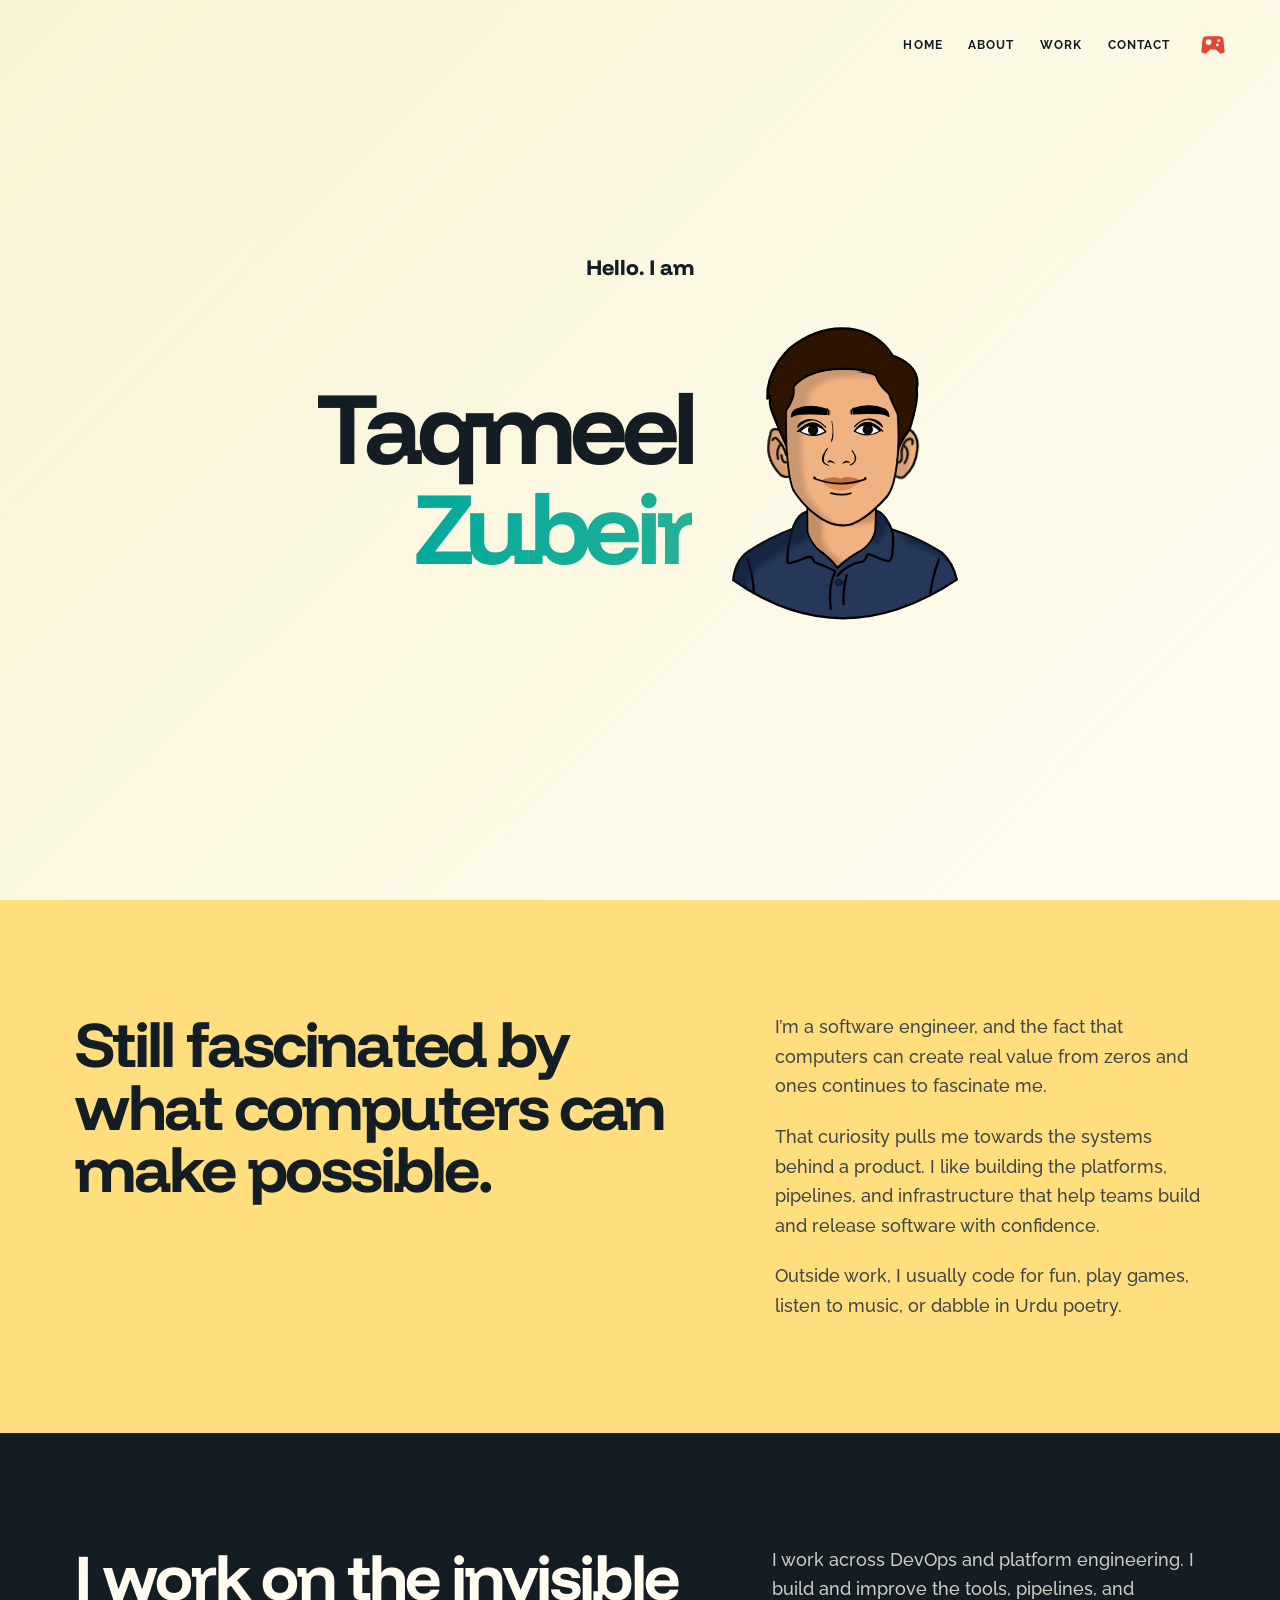
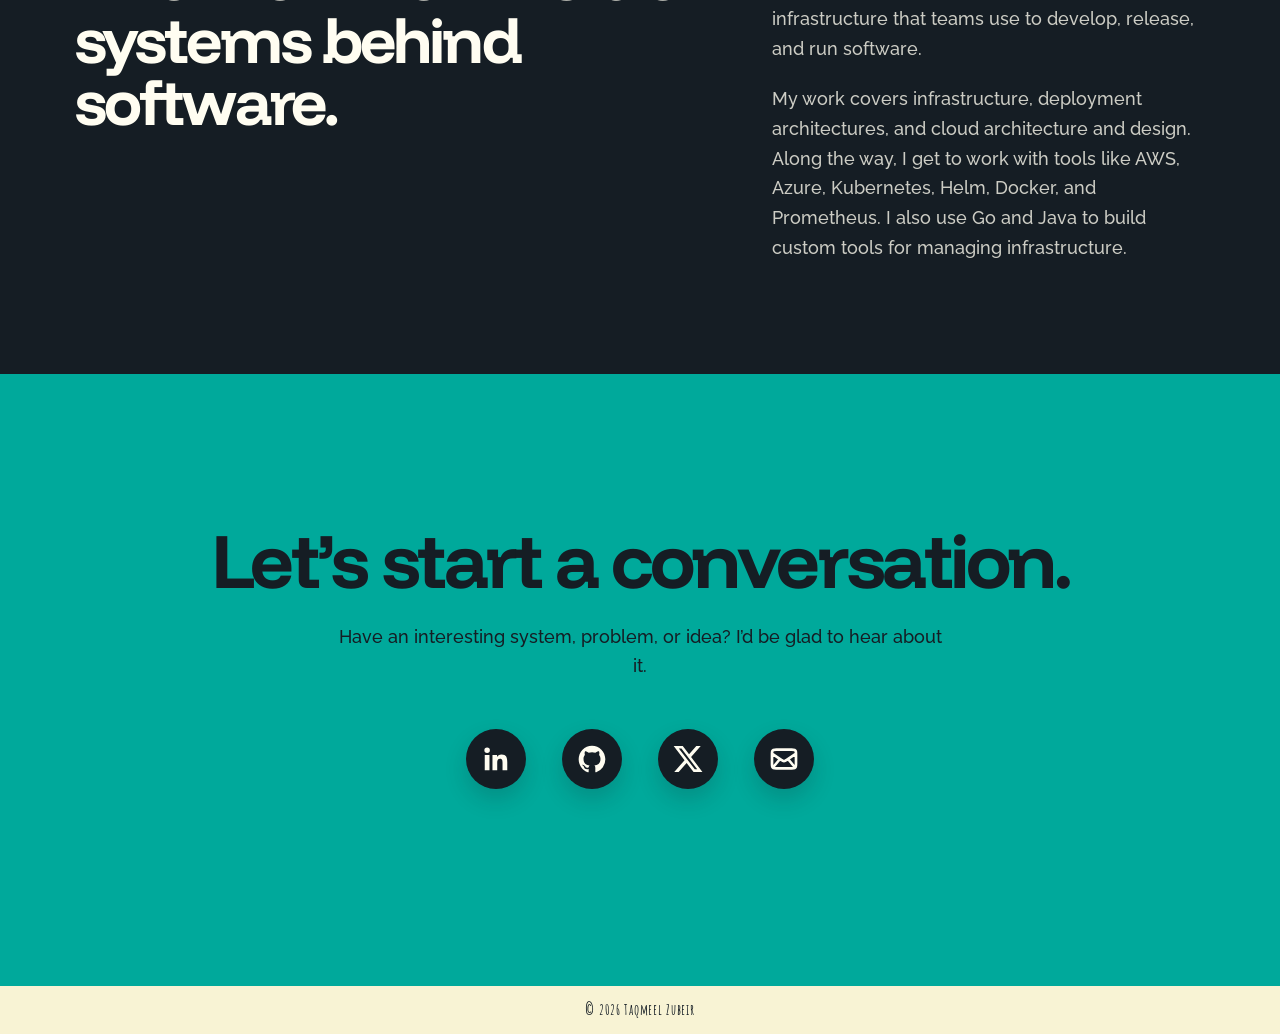
<file: src/index.html>
<!DOCTYPE html>
<html lang="en">

<head>
    <meta charset="UTF-8">
    <meta name="viewport" content="width=device-width, initial-scale=1.0">
    <meta name="description" content="Software engineer passionate about creating value through code.">
    <meta name="keywords" content="Taqmeel Zubeir, Software Engineer, Developer, DevOps Engineer, Platform Engineer">
    <meta name="author" content="Taqmeel Zubeir">
    <title>Taqmeel Zubeir</title>

    <link rel="icon" type="image/svg+xml" href="favicon.svg">
    <link rel="preload" href="css/style.css" as="style">
    <link rel="stylesheet" href="css/style.css">
    <link rel="canonical" href="https://taqmeelzube.ir">
    <link rel="preconnect" href="https://fonts.googleapis.com">
    <link rel="preconnect" href="https://fonts.gstatic.com" crossorigin>
    <link href="https://fonts.googleapis.com/css2?family=Amatic+SC:wght@700&family=Funnel+Display:wght@800&family=Raleway:wght@100..900&display=swap" rel="stylesheet">

    <script type="application/ld+json">
        {
        "@context": "https://schema.org/",
        "@type": "Person",
        "name": "Taqmeel Zubeir",
        "url": "https://taqmeelzube.ir",
        "image": "",
        "sameAs": [
            "https://www.linkedin.com/in/taqmeel-zubeir",
            "https://in.linkedin.com/in/taqmeel-zubeir",
            "https://github.com/z0o0p",
            "https://x.com/nottaqmeel"
        ],
        "jobTitle": "Software Engineer"
        }
    </script>
</head>

<body>
    <main>
        <section class="hero page-section" id="home" aria-labelledby="hero-title">
            <nav class="site-nav" aria-label="Navigation">
                <a class="site-nav-link" href="#home">Home</a>
                <a class="site-nav-link" href="#about">About</a>
                <a class="site-nav-link" href="#work">Work</a>
                <a class="site-nav-link" href="#contact">Contact</a>
                <button class="site-nav-link surprise-trigger" type="button" aria-haspopup="dialog" aria-label="Open Game" title="Feeling Bored?">
                    <img class="game-icon" src="assets/icons/game-controller.svg" alt="" width="28" height="28">
                </button>
            </nav>

            <div class="section-shell hero-layout">
                <p class="hero-greeting">Hello. I am</p>
                <div class="hero-main">
                    <div class="hero-copy">
                        <h1 id="hero-title">Taqmeel<br><span class="name-gradient">Zubeir</span></h1>
                    </div>
                    <div class="portrait-stage" id="portrait-stage">
                        <object class="portrait-object" id="portrait-object" data="assets/caricature.svg" type="image/svg+xml" role="img" aria-label="Taqmeel's caricature">Caricature of Taqmeel Zubeir</object>
                    </div>
                </div>
            </div>
        </section>

        <section class="about page-section" id="about" aria-labelledby="about-title">
            <div class="section-shell split-layout">
                <h2 id="about-title">Still fascinated by what computers can make possible.</h2>
                <div class="prose">
                    <p>I’m a software engineer, and the fact that computers can create real value from zeros and ones continues to fascinate me.</p>
                    <p>That curiosity pulls me towards the systems behind a product. I like building the platforms, pipelines, and infrastructure that help teams build and release software with confidence.</p>
                    <p>Outside work, I usually code for fun, play games, listen to music, or dabble in Urdu poetry.</p>
                </div>
            </div>
        </section>

        <section class="work page-section" id="work" aria-labelledby="work-title">
            <div class="section-shell work-layout">
                <h2 id="work-title">I work on the invisible systems behind software.</h2>
                <div class="work-copy">
                    <p>I work across DevOps and platform engineering. I build and improve the tools, pipelines, and infrastructure that teams use to develop, release, and run software.</p>
                    <p>My work covers infrastructure, deployment architectures, and cloud architecture and design. Along the way, I get to work with tools like AWS, Azure, Kubernetes, Helm, Docker, and Prometheus. I also use Go and Java to build custom tools for managing infrastructure.</p>
                </div>
            </div>
        </section>

        <section class="contact page-section" id="contact" aria-labelledby="contact-title">
            <div class="section-shell contact-layout">
                <h2 id="contact-title">Let’s start a conversation.</h2>
                <p>Have an interesting system, problem, or idea? I’d be glad to hear about it.</p>
                <div class="contact-links">
                    <a href="https://linkedin.com/in/taqmeel-zubeir" target="_blank" rel="noopener noreferrer" aria-label="Connect with me on LinkedIn">
                        <img src="assets/icons/linkedin.svg" alt="" width="32" height="32">
                    </a>
                    <a href="https://github.com/z0o0p" target="_blank" rel="noopener noreferrer" aria-label="View my GitHub profile">
                        <img src="assets/icons/github.svg" alt="" width="32" height="32">
                    </a>
                    <a href="https://x.com/nottaqmeel" target="_blank" rel="noopener noreferrer" aria-label="Follow me on X">
                        <img src="assets/icons/x.svg" alt="" width="32" height="32">
                    </a>
                    <a href="mailto:talk@taqmeelzube.ir" aria-label="Send me an email">
                        <img src="assets/icons/mail.svg" alt="" width="32" height="32">
                    </a>
                </div>
                <button class="mobile-game-cta surprise-trigger" type="button" aria-haspopup="dialog" aria-label="Open Game">
                    <img src="assets/icons/game-controller.svg" alt="" width="24" height="24">
                    <span>Or, play a game.</span>
                </button>
            </div>
        </section>
    </main>

    <footer>
        <p>© <span id="copyright-year"></span> Taqmeel Zubeir</p>
    </footer>

    <dialog class="game-dialog" id="game-dialog" aria-labelledby="game-title">
        <div class="game-panel">
            <button class="dialog-close" type="button" aria-label="Close game">×</button>
            <h2 id="game-title">Let's Play a Game.</h2>
            <p>It's a classic game of Tic-Tac-Toe. You are X, and I'm O. I'll give you $1,000,000 in imaginary money if you win!</p>
            <div class="tic-tac-toe" id="gameBoard" role="grid" aria-label="Tic-Tac-Toe game board">
                <button class="cell" data-index="0" role="gridcell" aria-label="Row 1, Column 1"></button>
                <button class="cell" data-index="1" role="gridcell" aria-label="Row 1, Column 2"></button>
                <button class="cell" data-index="2" role="gridcell" aria-label="Row 1, Column 3"></button>
                <button class="cell" data-index="3" role="gridcell" aria-label="Row 2, Column 1"></button>
                <button class="cell" data-index="4" role="gridcell" aria-label="Row 2, Column 2"></button>
                <button class="cell" data-index="5" role="gridcell" aria-label="Row 2, Column 3"></button>
                <button class="cell" data-index="6" role="gridcell" aria-label="Row 3, Column 1"></button>
                <button class="cell" data-index="7" role="gridcell" aria-label="Row 3, Column 2"></button>
                <button class="cell" data-index="8" role="gridcell" aria-label="Row 3, Column 3"></button>
            </div>
            <div class="game-status-section" aria-live="assertive">
                <p id="gameStatus">Your turn! You are X</p>
                <button class="allow-ai-start" id="allowAIStart" type="button">Or, let AI play first</button>
            </div>
            <button class="reset-button" id="reset-game" type="button" aria-label="Reset the Tic-Tac-Toe game">Reset Game</button>
        </div>
    </dialog>

    <script src="js/vendor/gsap.min.js" defer></script>
    <script src="js/caricature.js" defer></script>
    <script src="js/tictactoe.js" defer></script>
    <script src="js/main.js" defer></script>
</body>

</html>
</file>
<file: src/css/style.css>
:focus-visible {
  outline-offset: 4px;
  outline: 2px solid var(--teal);
}

:root {
  --body: "Raleway", sans-serif;
  --cream: #f8f3d4;
  --display: "Funnel Display", sans-serif;
  --ink: #151d24;
  --paper: #fffdf1;
  --red: #e84432;
  --teal: #00a99b;
  --yellow: #ffde7d;
}

* {
  box-sizing: border-box;
  margin: 0;
  padding: 0;
}

a {
  text-decoration-thickness: 1px;
  text-underline-offset: .3rem;
}

a,
button {
  color: inherit;
  font: inherit;
}

body {
  background: var(--paper);
  color: var(--ink);
  font-family: var(--body);
  font-size: 1rem;
  font-weight: 500;
  line-height: 1.65;
  overflow-x: hidden;
}

button {
  border: 0;
}

footer {
  background: var(--cream);
  font-family: "Amatic SC", cursive;
  font-size: .9rem;
  font-weight: 700;
  letter-spacing: .05em;
  padding: .75rem 1.25rem;
  text-align: center;
}

h1,
h2 {
  font-family: var(--display);
  line-height: .98;
}

h2 {
  font-size: clamp(2.5rem, 5vw, 4.5rem);
  letter-spacing: -.045em;
}

html {
  scroll-behavior: smooth;
}

.about {
  background: var(--yellow);
}

.allow-ai-start {
  background: transparent;
  color: var(--teal);
  cursor: pointer;
  font-size: .95rem;
  text-decoration: underline;
  text-underline-offset: .25rem;
}

.cell {
  align-items: center;
  aspect-ratio: 1;
  background: var(--paper);
  border-radius: .2rem;
  border: 2px solid var(--teal);
  cursor: pointer;
  display: flex;
  font-family: var(--display);
  font-size: 2.25rem;
  justify-content: center;
  transition: background-color .18s ease;
}

.cell.o {
  color: var(--teal);
}

.cell.win,
.cell:hover:empty {
  background: var(--cream);
}

.cell.x {
  color: var(--red);
}

.contact {
  background: var(--teal);
}

.contact h2 {
  font-size: clamp(2.75rem, 6vw, 5rem);
  margin: 4vh auto 1.5rem;
  max-width: 62rem;
}

.contact-layout {
  min-height: 68vh;
  text-align: center;
}

.contact-layout>p {
  font-size: 1.125rem;
  margin: 0 auto;
  max-width: 38rem;
}

.contact-links {
  align-items: center;
  display: flex;
  gap: clamp(.8rem, 4vw, 2.25rem);
  justify-content: center;
  margin-top: 3rem;
}

.contact-links a {
  align-items: center;
  background: var(--ink);
  border-radius: 50%;
  box-shadow: 0 .65rem 1.4rem color-mix(in srgb, var(--ink) 18%, transparent);
  color: var(--paper);
  display: inline-flex;
  height: 3.75rem;
  justify-content: center;
  transition: box-shadow .2s ease, transform .2s ease;
  width: 3.75rem;
}

.contact-links a:hover {
  box-shadow: 0 .85rem 1.8rem color-mix(in srgb, var(--ink) 24%, transparent);
  transform: translateY(-2px);
}

.contact-links img {
  display: block;
  height: 2rem;
  width: 2rem;
}

.dialog-close {
  align-items: center;
  background: transparent;
  cursor: pointer;
  display: flex;
  font-family: var(--body);
  font-size: 1.7rem;
  height: 2.5rem;
  justify-content: center;
  line-height: 1;
  position: absolute;
  right: .75rem;
  top: .75rem;
  transition: color .18s ease;
  width: 2.5rem;
}

.dialog-close:hover {
  color: var(--red);
}

.game-dialog {
  background: transparent;
  border: 0;
  margin: auto;
  max-height: 96vh;
  max-width: min(92vw, 40rem);
  overflow: visible;
  width: 100%;
}

.game-dialog::backdrop {
  -webkit-backdrop-filter: blur(6px);
  backdrop-filter: blur(6px);
  background: color-mix(in srgb, var(--ink) 78%, transparent);
}

.game-icon {
  display: block;
}

.game-panel {
  background: var(--paper);
  border: 2px solid var(--ink);
  box-shadow: .25rem .25rem 0 var(--ink);
  max-height: 92vh;
  overflow-y: auto;
  padding: clamp(1.4rem, 4vw, 2.5rem);
  position: relative;
  text-align: center;
}

.game-panel h2 {
  color: var(--ink);
  font-size: clamp(2.35rem, 7vw, 3.8rem);
  margin-bottom: .8rem;
  padding-inline: 2rem;
}

.game-status-section {
  min-height: 4rem;
}

.game-status-section p {
  font-weight: 700;
}

.hero {
  background: linear-gradient(135deg, var(--cream), var(--paper));
  min-height: 100svh;
  position: relative;
}

.hero h1 {
  font-size: clamp(5.1rem, 10.8vw, 6.35rem);
  letter-spacing: -.065em;
  white-space: nowrap;
}

.hero h1,
.hero-copy {
  text-align: right;
}

.hero-greeting {
  font-family: var(--display);
  font-size: 1.35rem;
  font-weight: 800;
  margin-bottom: 1rem;
}

.hero-layout {
  align-items: center;
  display: flex;
  flex-direction: column;
  justify-content: center;
  min-height: 100svh;
  padding-bottom: 2rem;
  padding-top: 4rem;
  text-align: center;
}

.hero-main {
  align-items: center;
  display: flex;
  gap: clamp(1rem, 2.8vw, 2.25rem);
  justify-content: center;
}

.mobile-game-cta {
  display: none;
}

.name-gradient {
  -webkit-background-clip: text;
  -webkit-text-fill-color: transparent;
  background-clip: text;
  background-image: linear-gradient(100deg, var(--teal), color-mix(in srgb, var(--teal) 90%, var(--yellow)), color-mix(in srgb, var(--teal) 65%, var(--yellow)), var(--yellow));
  background-position: 0 50%;
  background-repeat: no-repeat;
  background-size: 260% 260%;
  color: transparent;
}

.page-section {
  scroll-margin-top: 1rem;
}

.portrait-object {
  display: block;
  height: 100%;
  width: 100%;
}

.portrait-stage {
  cursor: crosshair;
  height: min(39vh, 25.5rem);
  position: relative;
  touch-action: pan-y;
  width: min(26.25vh, 17.5rem);
}

.prose {
  color: color-mix(in srgb, var(--ink) 82%, var(--paper));
}

.prose p+p,
.work-copy p+p {
  margin-top: 1.3rem;
}

.prose,
.work-copy {
  align-self: end;
  font-size: 1.125rem;
}

.reset-button {
  background: var(--red);
  color: var(--paper);
  cursor: pointer;
  font-weight: 700;
  margin-top: .35rem;
  padding: .65rem 1.2rem;
  transition: background-color .18s ease, color .18s ease;
}

.reset-button:hover {
  background: var(--ink);
}

.section-shell {
  margin: 0 auto;
  max-width: 1180px;
  padding: 7rem 1.5rem;
}

.site-nav {
  align-items: center;
  display: flex;
  gap: clamp(.85rem, 2vw, 1.6rem);
  position: absolute;
  right: max(1.5rem, calc((100vw - 1180px) / 2));
  top: 1.75rem;
  z-index: 20;
}

.site-nav .surprise-trigger {
  color: var(--red);
  line-height: 0;
  padding: .2rem;
}

.site-nav-link {
  background: transparent;
  cursor: pointer;
  font-size: .72rem;
  font-weight: 700;
  letter-spacing: .09em;
  padding: .25rem 0;
  position: relative;
  text-decoration: none;
  text-transform: uppercase;
}

.site-nav-link::after {
  background: currentColor;
  bottom: 0;
  content: "";
  height: 1px;
  left: 0;
  position: absolute;
  transform-origin: right;
  transform: scaleX(0);
  transition: transform .22s ease;
  width: 100%;
}

.site-nav-link:focus-visible::after,
.site-nav-link:hover::after {
  transform-origin: left;
  transform: scaleX(1);
}

.split-layout {
  gap: clamp(3rem, 8vw, 8rem);
  grid-template-columns: minmax(0, 1fr) minmax(18rem, .72fr);
}

.split-layout,
.work-layout {
  display: grid;
}

.surprise-trigger {
  background: transparent;
  cursor: pointer;
}

.tic-tac-toe {
  display: grid;
  gap: .45rem;
  grid-template-columns: repeat(3, 1fr);
  margin: 1.4rem auto;
  max-width: 16rem;
}

.work {
  background: var(--ink);
  color: var(--paper);
}

.work-copy {
  color: color-mix(in srgb, var(--paper) 78%, var(--ink));
}

.work-layout {
  gap: clamp(2.5rem, 7vw, 7rem);
  grid-template-columns: minmax(0, 1.05fr) minmax(20rem, .75fr);
}

@media (max-width: 480px) {
  .game-dialog {
    max-width: calc(100vw - 2rem);
  }

  .game-panel {
    box-shadow: .4rem .4rem 0 var(--ink);
    padding: 1.25rem 1rem;
  }

  .hero h1 {
    font-size: clamp(3.8rem, 20vw, 5.2rem);
  }

  .portrait-stage {
    height: 18rem;
    max-height: 32.25vh;
    width: 12rem;
  }

  .tic-tac-toe {
    max-width: 14.5rem;
  }
}

@media (max-width: 820px) {
  .contact-layout {
    min-height: auto;
  }

  .hero h1 {
    font-size: clamp(4.2rem, 18vw, 6.2rem);
    white-space: normal;
  }

  .hero h1,
  .hero-copy {
    text-align: center;
  }

  .hero-layout {
    min-height: 100svh;
    padding-bottom: 2rem;
    padding-top: 2rem;
  }

  .hero-main {
    flex-direction: column;
    gap: 0;
  }

  .mobile-game-cta {
    align-items: center;
    background: var(--ink);
    color: var(--paper);
    display: inline-flex;
    font-weight: 700;
    gap: .65rem;
    justify-content: center;
    margin-top: 2.5rem;
    padding: .75rem 1rem;
    transition: background-color .18s ease, color .18s ease;
  }

  .mobile-game-cta img {
    display: block;
    height: 1.5rem;
    width: 1.5rem;
  }

  .mobile-game-cta:hover {
    background: var(--paper);
    color: var(--ink);
  }

  .portrait-stage {
    height: min(33vh, 21rem);
    width: min(22vh, 14rem);
  }

  .section-shell {
    padding: 5rem 1.25rem;
  }

  .site-nav {
    display: none;
  }

  .split-layout,
  .work-layout {
    gap: 2.5rem;
    grid-template-columns: 1fr;
  }
}

@media (prefers-reduced-motion: reduce) {

  *,
  *::after,
  *::before {
    animation-duration: .01ms !important;
    animation-iteration-count: 1 !important;
    scroll-behavior: auto !important;
    transition-duration: .01ms !important;
  }

  html {
    scroll-behavior: auto;
  }
}
</file>
